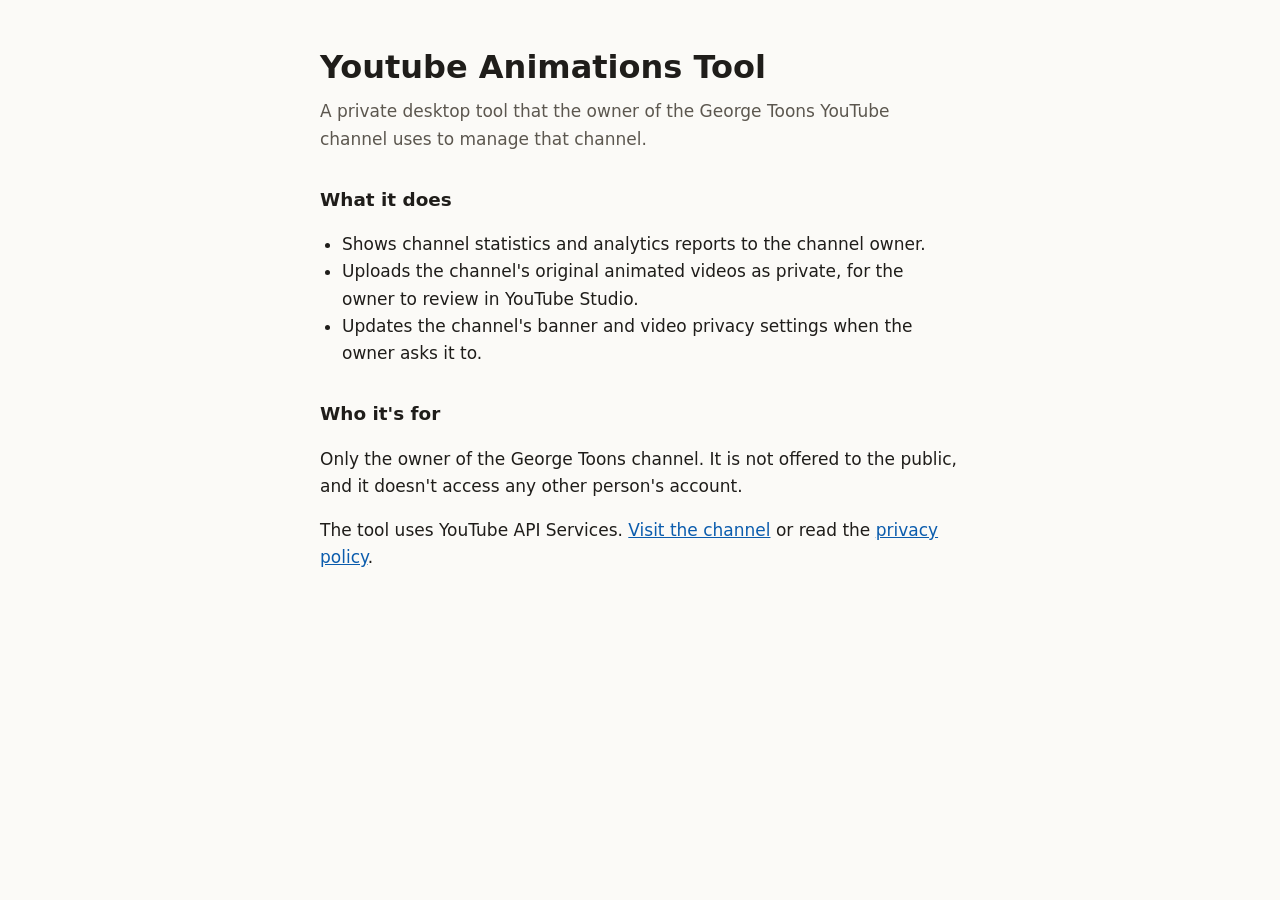
<file: index.html>
<!doctype html>
<html lang="en">
<head>
<meta charset="utf-8">
<meta name="viewport" content="width=device-width, initial-scale=1">
<title>Youtube Animations Tool</title>
<link rel="stylesheet" href="style.css">
</head>
<body>
<main>
  <h1>Youtube Animations Tool</h1>
  <p class="lead">A private desktop tool that the owner of the George Toons YouTube channel uses to manage that channel.</p>

  <h2>What it does</h2>
  <ul>
    <li>Shows channel statistics and analytics reports to the channel owner.</li>
    <li>Uploads the channel's original animated videos as private, for the owner to review in YouTube Studio.</li>
    <li>Updates the channel's banner and video privacy settings when the owner asks it to.</li>
  </ul>

  <h2>Who it's for</h2>
  <p>Only the owner of the George Toons channel. It is not offered to the public, and it doesn't access any other person's account.</p>

  <p>The tool uses YouTube API Services. <a href="https://www.youtube.com/@georgetoons">Visit the channel</a> or read the <a href="privacy.html">privacy policy</a>.</p>
</main>
</body>
</html>
</file>
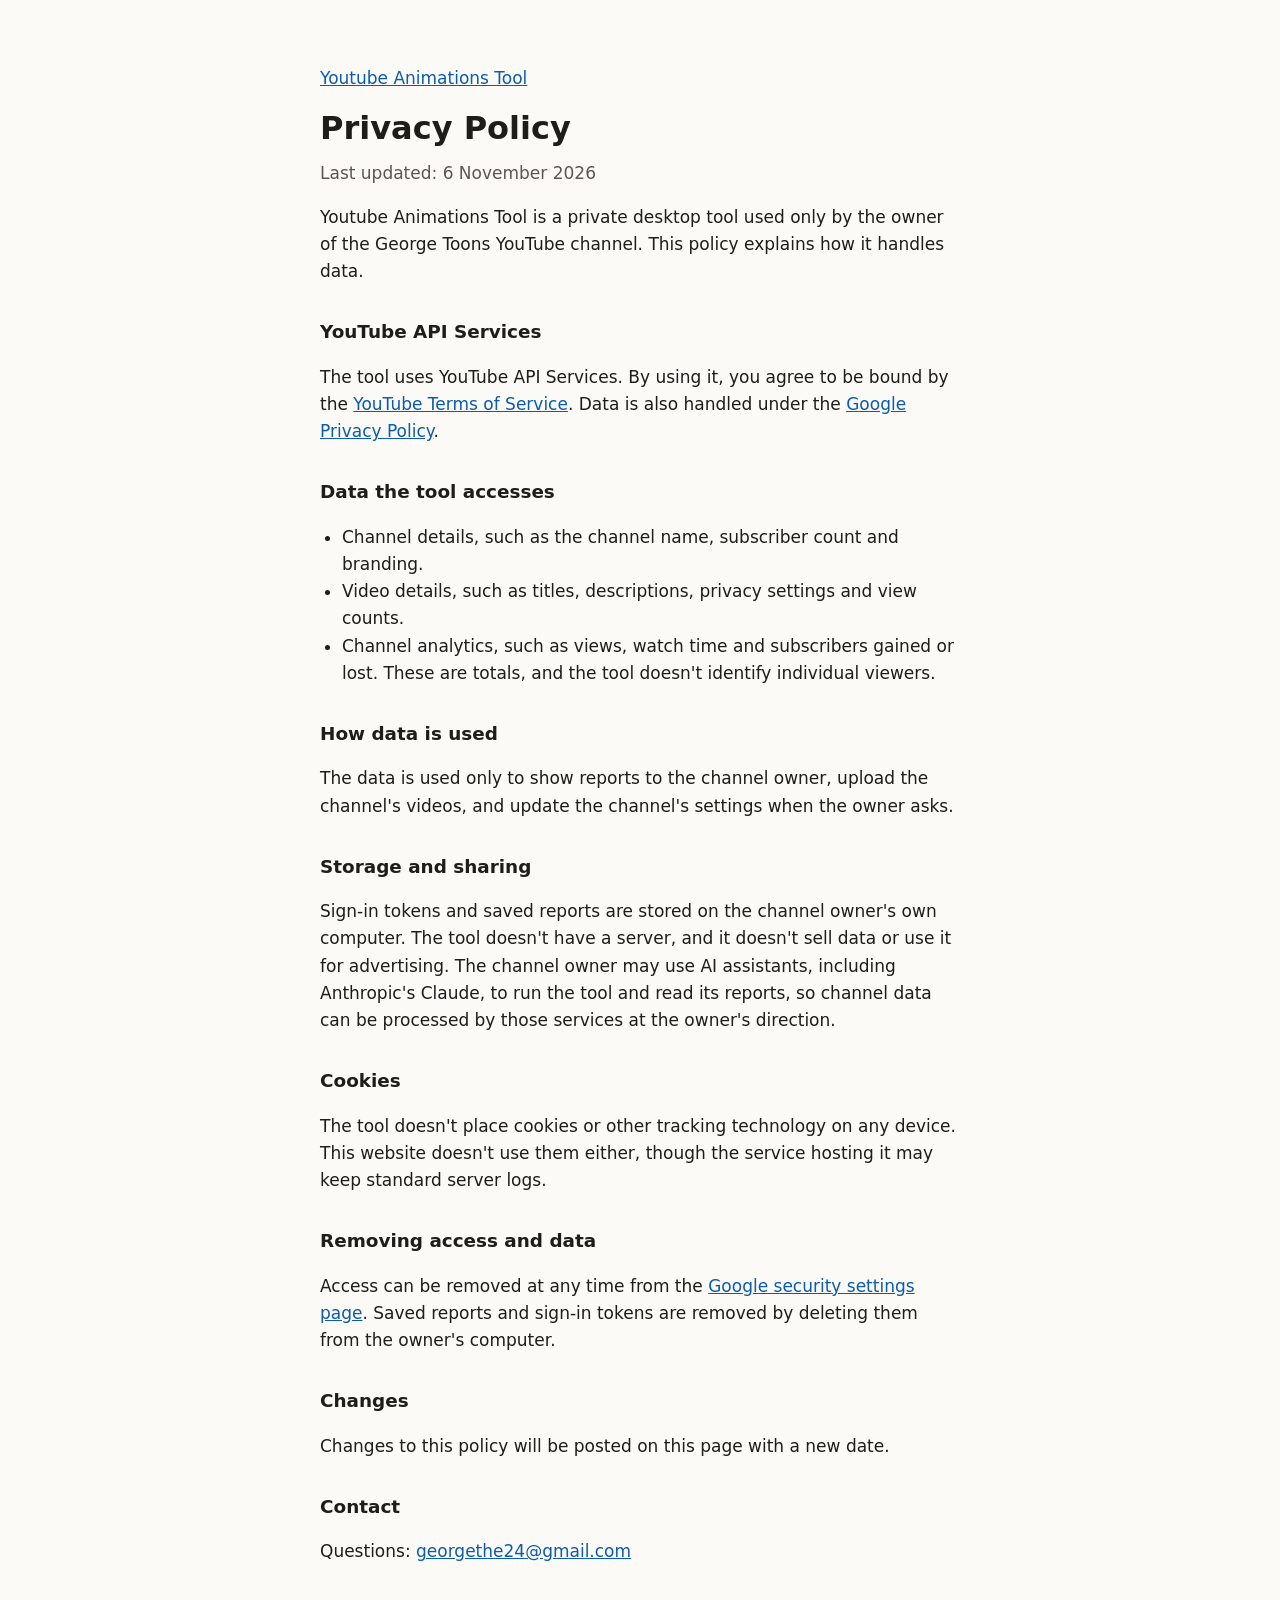
<file: privacy.html>
<!doctype html>
<html lang="en">
<head>
<meta charset="utf-8">
<meta name="viewport" content="width=device-width, initial-scale=1">
<title>Privacy Policy</title>
<link rel="stylesheet" href="style.css">
</head>
<body>
<main>
  <p><a href="index.html">Youtube Animations Tool</a></p>
  <h1>Privacy Policy</h1>
  <p class="lead">Last updated: 6 November 2026</p>

  <p>Youtube Animations Tool is a private desktop tool used only by the owner of the George Toons YouTube channel. This policy explains how it handles data.</p>

  <h2>YouTube API Services</h2>
  <p>The tool uses YouTube API Services. By using it, you agree to be bound by the <a href="https://www.youtube.com/t/terms">YouTube Terms of Service</a>. Data is also handled under the <a href="https://policies.google.com/privacy">Google Privacy Policy</a>.</p>

  <h2>Data the tool accesses</h2>
  <ul>
    <li>Channel details, such as the channel name, subscriber count and branding.</li>
    <li>Video details, such as titles, descriptions, privacy settings and view counts.</li>
    <li>Channel analytics, such as views, watch time and subscribers gained or lost. These are totals, and the tool doesn't identify individual viewers.</li>
  </ul>

  <h2>How data is used</h2>
  <p>The data is used only to show reports to the channel owner, upload the channel's videos, and update the channel's settings when the owner asks.</p>

  <h2>Storage and sharing</h2>
  <p>Sign-in tokens and saved reports are stored on the channel owner's own computer. The tool doesn't have a server, and it doesn't sell data or use it for advertising. The channel owner may use AI assistants, including Anthropic's Claude, to run the tool and read its reports, so channel data can be processed by those services at the owner's direction.</p>

  <h2>Cookies</h2>
  <p>The tool doesn't place cookies or other tracking technology on any device. This website doesn't use them either, though the service hosting it may keep standard server logs.</p>

  <h2>Removing access and data</h2>
  <p>Access can be removed at any time from the <a href="https://myaccount.google.com/permissions">Google security settings page</a>. Saved reports and sign-in tokens are removed by deleting them from the owner's computer.</p>

  <h2>Changes</h2>
  <p>Changes to this policy will be posted on this page with a new date.</p>

  <h2>Contact</h2>
  <p>Questions: <a href="mailto:georgethe24@gmail.com">georgethe24@gmail.com</a></p>
</main>
</body>
</html>
</file>
<file: style.css>
:root { --bg: #fbfaf7; --text: #1f1d1a; --muted: #5c574f; --link: #0b5cad; }
@media (prefers-color-scheme: dark) { :root { --bg: #171614; --text: #efece6; --muted: #aaa49a; --link: #7db8f2; } }
* { box-sizing: border-box; }
body { margin: 0; background: var(--bg); color: var(--text); font: 17px/1.6 system-ui, -apple-system, "Segoe UI", Roboto, sans-serif; }
main { max-width: 680px; margin: 0 auto; padding: 48px 20px 64px; }
h1 { font-size: 2rem; line-height: 1.2; margin: 0 0 12px; }
h2 { font-size: 1.15rem; margin: 32px 0 8px; }
.lead { color: var(--muted); margin-top: 0; }
a { color: var(--link); }
ul { padding-left: 22px; }
</file>
